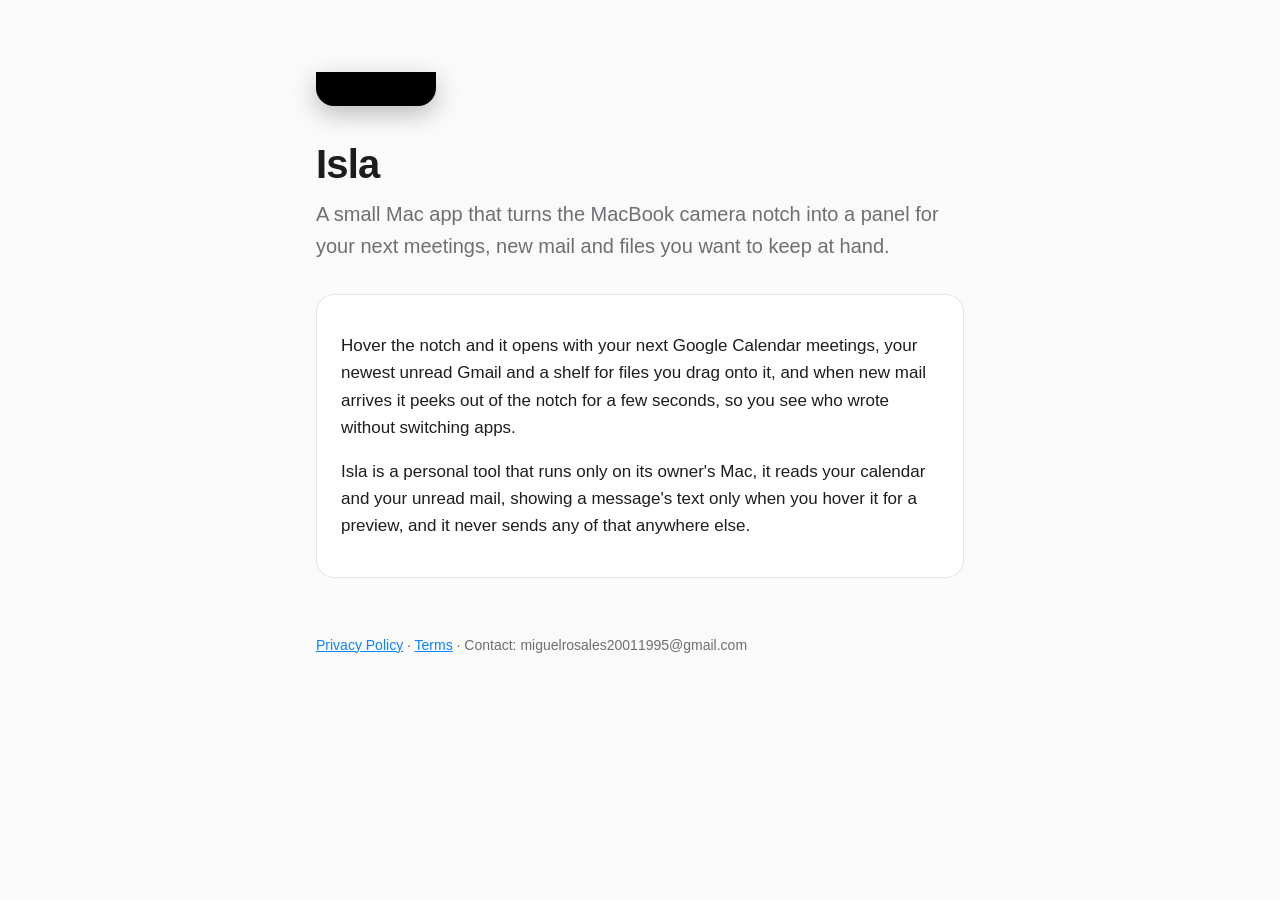
<file: index.html>
<!doctype html>
<html lang="en">
<head>
<meta charset="utf-8">
<meta name="viewport" content="width=device-width, initial-scale=1">
<title>Isla</title>
<meta name="description" content="Isla turns the MacBook notch into a small panel for your next meetings, new mail and files.">
<link rel="stylesheet" href="style.css">
</head>
<body>
<main>
  <div class="pill" aria-hidden="true"></div>
  <h1>Isla</h1>
  <p class="lead">A small Mac app that turns the MacBook camera notch into a panel for your next meetings, new mail and files you want to keep at hand.</p>
  <div class="card">
    <p>Hover the notch and it opens with your next Google Calendar meetings, your newest unread Gmail and a shelf for files you drag onto it, and when new mail arrives it peeks out of the notch for a few seconds, so you see who wrote without switching apps.</p>
    <p>Isla is a personal tool that runs only on its owner's Mac, it reads your calendar and your unread mail, showing a message's text only when you hover it for a preview, and it never sends any of that anywhere else.</p>
  </div>
  <footer><a href="privacy.html">Privacy Policy</a> · <a href="terms.html">Terms</a> · Contact: miguelrosales20011995@gmail.com</footer>
</main>
</body>
</html>
</file>
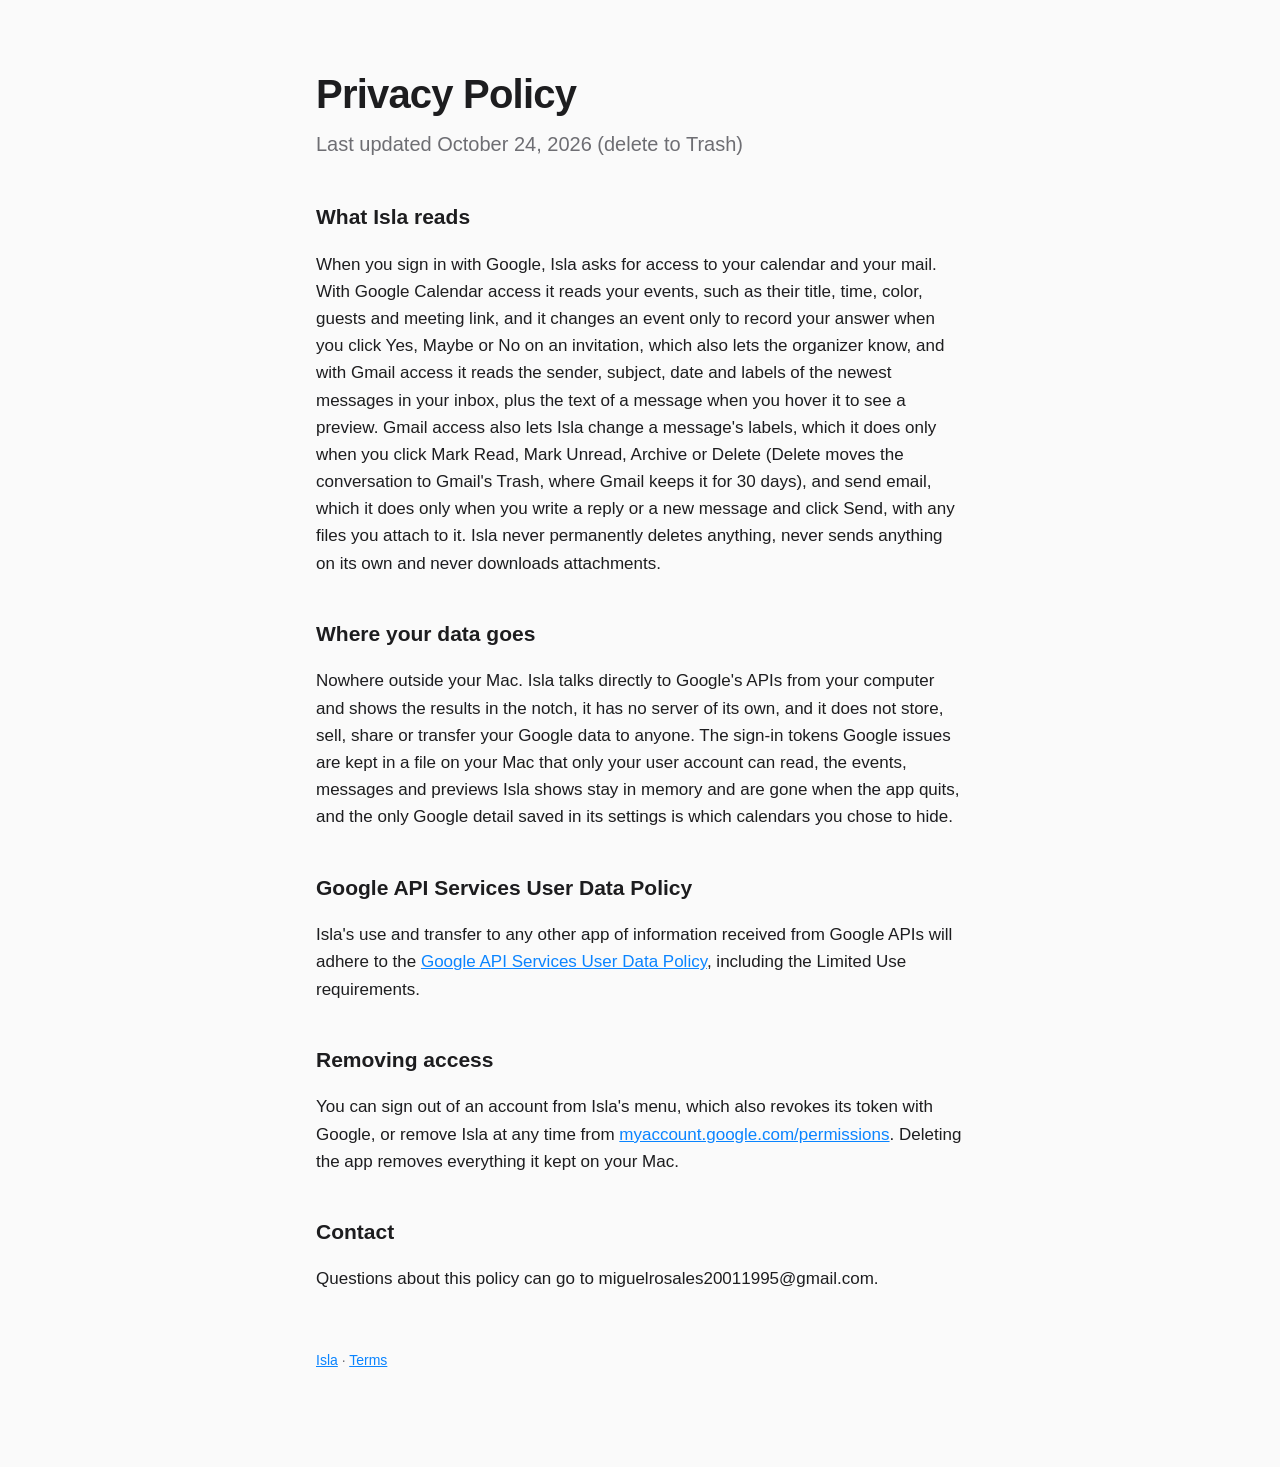
<file: privacy.html>
<!doctype html>
<html lang="en">
<head>
<meta charset="utf-8">
<meta name="viewport" content="width=device-width, initial-scale=1">
<title>Isla Privacy Policy</title>
<link rel="stylesheet" href="style.css">
</head>
<body>
<main>
  <h1>Privacy Policy</h1>
  <p class="lead">Last updated October 24, 2026 (delete to Trash)</p>

  <h2>What Isla reads</h2>
  <p>When you sign in with Google, Isla asks for access to your calendar and your mail. With Google Calendar access it reads your events, such as their title, time, color, guests and meeting link, and it changes an event only to record your answer when you click Yes, Maybe or No on an invitation, which also lets the organizer know, and with Gmail access it reads the sender, subject, date and labels of the newest messages in your inbox, plus the text of a message when you hover it to see a preview. Gmail access also lets Isla change a message's labels, which it does only when you click Mark Read, Mark Unread, Archive or Delete (Delete moves the conversation to Gmail's Trash, where Gmail keeps it for 30 days), and send email, which it does only when you write a reply or a new message and click Send, with any files you attach to it. Isla never permanently deletes anything, never sends anything on its own and never downloads attachments.</p>

  <h2>Where your data goes</h2>
  <p>Nowhere outside your Mac. Isla talks directly to Google's APIs from your computer and shows the results in the notch, it has no server of its own, and it does not store, sell, share or transfer your Google data to anyone. The sign-in tokens Google issues are kept in a file on your Mac that only your user account can read, the events, messages and previews Isla shows stay in memory and are gone when the app quits, and the only Google detail saved in its settings is which calendars you chose to hide.</p>

  <h2>Google API Services User Data Policy</h2>
  <p>Isla's use and transfer to any other app of information received from Google APIs will adhere to the <a href="https://developers.google.com/terms/api-services-user-data-policy">Google API Services User Data Policy</a>, including the Limited Use requirements.</p>

  <h2>Removing access</h2>
  <p>You can sign out of an account from Isla's menu, which also revokes its token with Google, or remove Isla at any time from <a href="https://myaccount.google.com/permissions">myaccount.google.com/permissions</a>. Deleting the app removes everything it kept on your Mac.</p>

  <h2>Contact</h2>
  <p>Questions about this policy can go to miguelrosales20011995@gmail.com.</p>
  <footer><a href="index.html">Isla</a> · <a href="terms.html">Terms</a></footer>
</main>
</body>
</html>
</file>
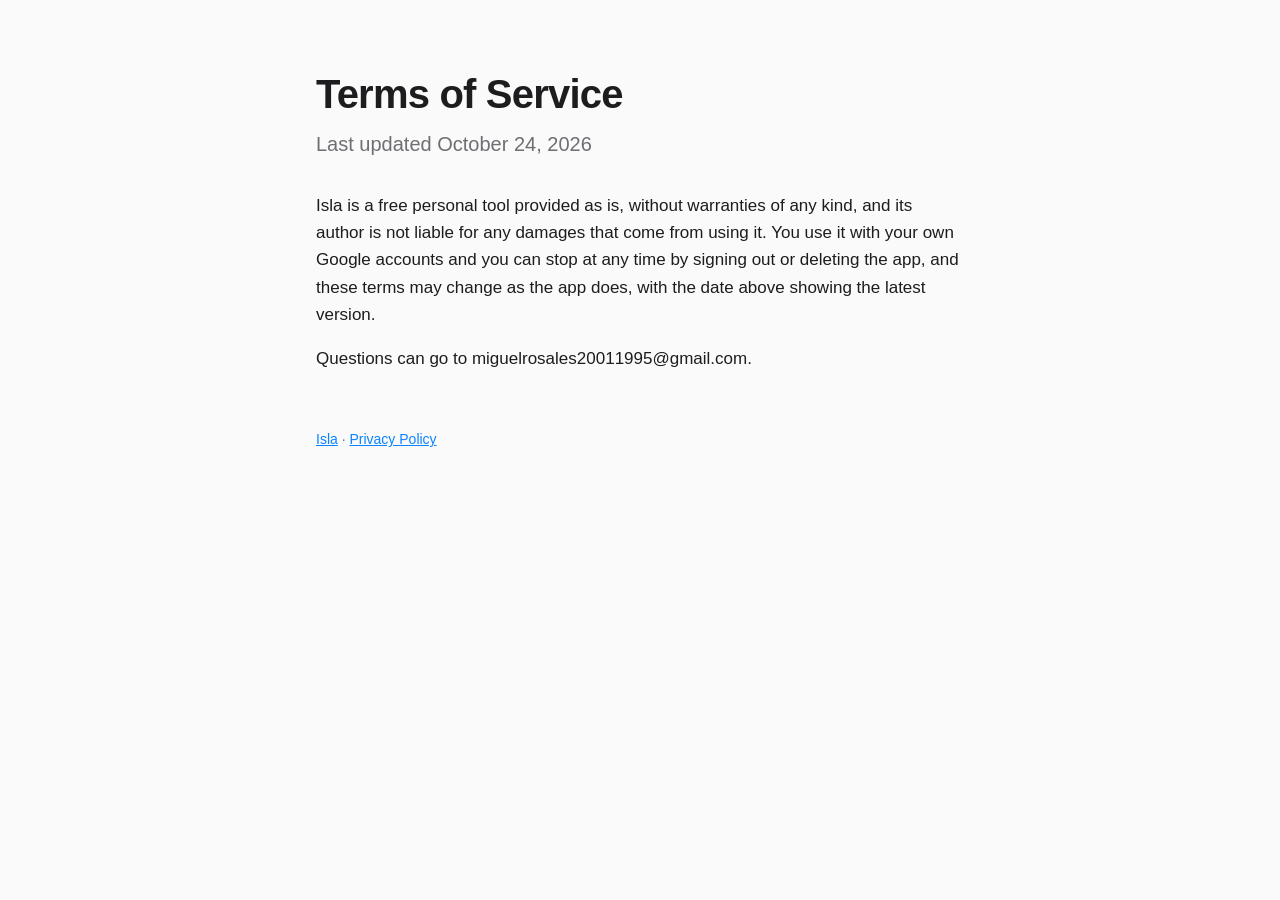
<file: terms.html>
<!doctype html>
<html lang="en">
<head>
<meta charset="utf-8">
<meta name="viewport" content="width=device-width, initial-scale=1">
<title>Isla Terms</title>
<link rel="stylesheet" href="style.css">
</head>
<body>
<main>
  <h1>Terms of Service</h1>
  <p class="lead">Last updated October 24, 2026</p>
  <p>Isla is a free personal tool provided as is, without warranties of any kind, and its author is not liable for any damages that come from using it. You use it with your own Google accounts and you can stop at any time by signing out or deleting the app, and these terms may change as the app does, with the date above showing the latest version.</p>
  <p>Questions can go to miguelrosales20011995@gmail.com.</p>
  <footer><a href="index.html">Isla</a> · <a href="privacy.html">Privacy Policy</a></footer>
</main>
</body>
</html>
</file>
<file: style.css>
:root { color-scheme: light dark; --bg: #fafafa; --fg: #1d1d1f; --muted: #6e6e73; --card: #fff; --line: #e5e5ea; }
@media (prefers-color-scheme: dark) { :root { --bg: #000; --fg: #f5f5f7; --muted: #98989d; --card: #111; --line: #2c2c2e; } }
* { box-sizing: border-box; }
body { margin: 0; background: var(--bg); color: var(--fg); font: 17px/1.6 -apple-system, BlinkMacSystemFont, "Segoe UI", sans-serif; overflow-x: hidden; }
main { max-width: 680px; margin: 0 auto; padding: 72px 16px 96px; }
.pill { display: inline-block; width: 120px; height: 34px; border-radius: 0 0 18px 18px; background: #000; margin-bottom: 28px; box-shadow: 0 8px 24px rgba(0,0,0,.25); }
h1 { font-size: 40px; line-height: 1.1; margin: 0 0 12px; letter-spacing: -0.02em; }
h2 { font-size: 21px; margin: 40px 0 8px; }
p, li { color: var(--fg); }
.lead { font-size: 20px; color: var(--muted); margin: 0 0 32px; }
.card { background: var(--card); border: 1px solid var(--line); border-radius: 18px; padding: 20px 24px; }
a { color: #0a84ff; }
footer { margin-top: 56px; color: var(--muted); font-size: 14px; }
</file>
